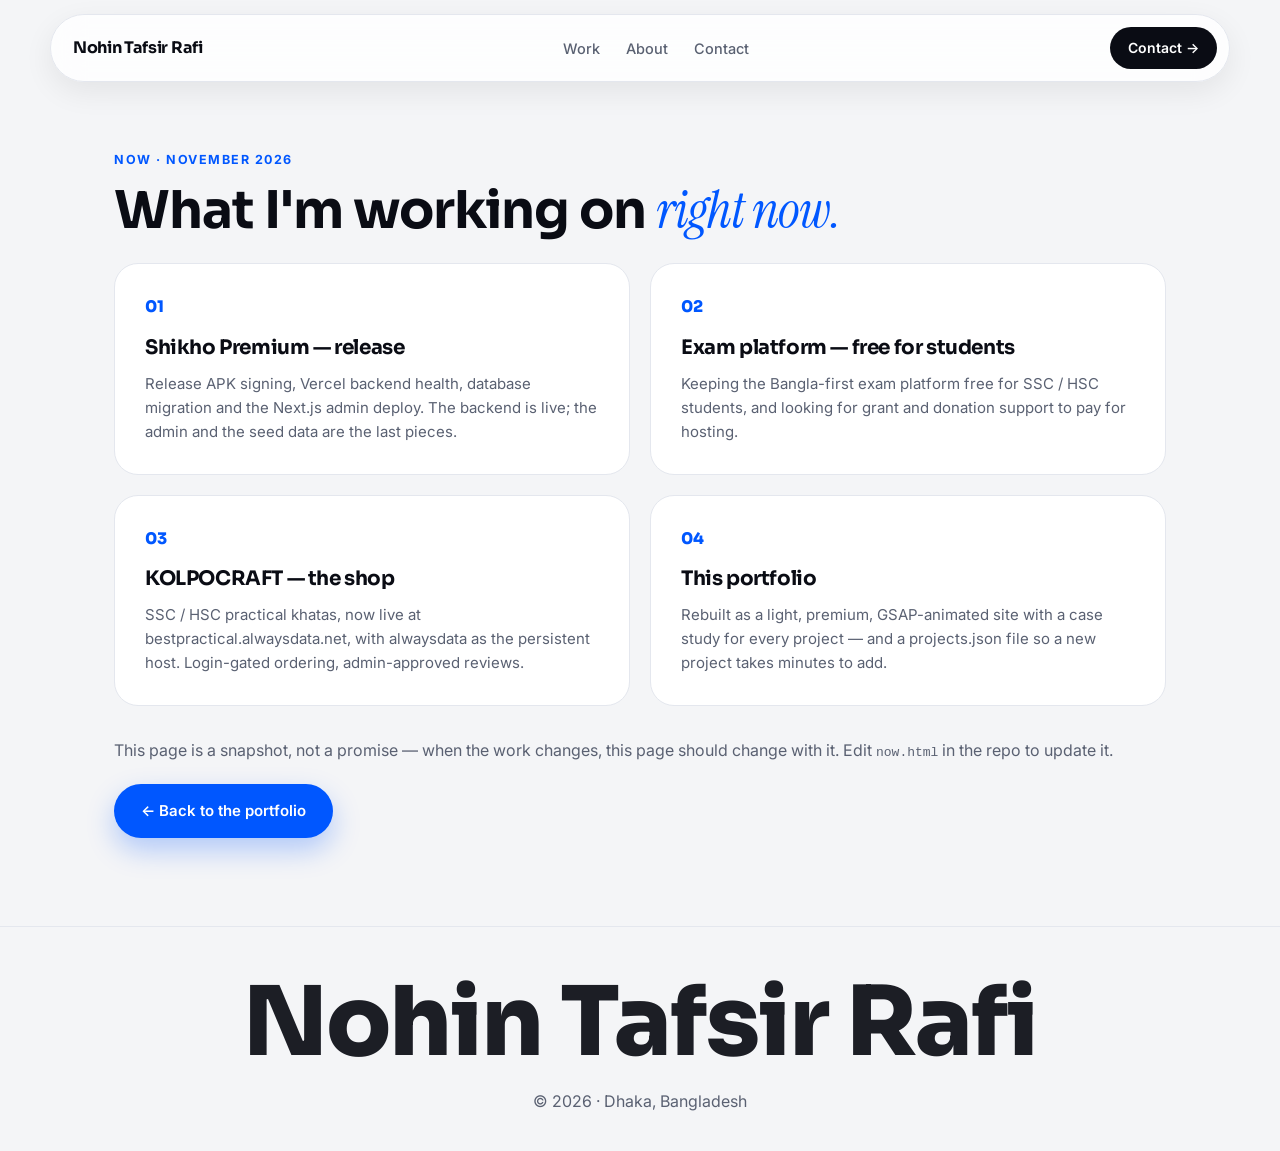
<file: now.html>
<!DOCTYPE html>
<html lang="en">
<head>
<meta charset="UTF-8">
<meta name="viewport" content="width=device-width, initial-scale=1.0">
<title>Now — Nohin Tafsir Rafi</title>
<meta name="description" content="What Nohin Tafsir Rafi is working on now.">
<link rel="canonical" href="https://rafixbo.github.io/now.html">
<meta name="robots" content="index, follow">
<meta property="og:type" content="website">
<meta property="og:title" content="Now — Nohin Tafsir Rafi">
<meta property="og:description" content="What Nohin Tafsir Rafi is working on now — Shikho Premium, the free exam platform, and KOLPOCRAFT, live at bestpractical.alwaysdata.net.">
<meta property="og:url" content="https://rafixbo.github.io/now.html">
<meta property="og:site_name" content="Nohin Tafsir Rafi">
<meta name="twitter:card" content="summary">
<meta name="twitter:title" content="Now — Nohin Tafsir Rafi">
<meta name="twitter:description" content="What Nohin Tafsir Rafi is working on now.">
<link rel="preconnect" href="https://fonts.googleapis.com">
<link rel="preconnect" href="https://fonts.gstatic.com" crossorigin>
<link href="https://fonts.googleapis.com/css2?family=Inter:wght@400;500;600;700&family=Sora:wght@500;600;700;800&family=Instrument+Serif:ital@0;1&display=swap" rel="stylesheet">
<link rel="stylesheet" href="style.css">
<link rel="stylesheet" href="css/animations.css">
</head>
<body>
<header class="nav">
  <a class="logo" href="index.html">Nohin Tafsir Rafi</a>
  <nav><a href="index.html#work">Work</a><a href="index.html#about">About</a><a href="index.html#contact">Contact</a></nav>
  <a class="nav-cta" href="index.html#contact">Contact →</a>
</header>
<main class="section" style="padding-top:150px">
  <p class="kicker">Now · November 2026</p>
  <h2 class="section-title">What I'm working on <em>right now.</em></h2>
  <div class="cap-grid">
    <div class="cap"><span class="cap-num">01</span><h3>Shikho Premium — release</h3><p>Release APK signing, Vercel backend health, database migration and the Next.js admin deploy. The backend is live; the admin and the seed data are the last pieces.</p></div>
    <div class="cap"><span class="cap-num">02</span><h3>Exam platform — free for students</h3><p>Keeping the Bangla-first exam platform free for SSC / HSC students, and looking for grant and donation support to pay for hosting.</p></div>
    <div class="cap"><span class="cap-num">03</span><h3>KOLPOCRAFT — the shop</h3><p>SSC / HSC practical khatas, now live at bestpractical.alwaysdata.net, with alwaysdata as the persistent host. Login-gated ordering, admin-approved reviews.</p></div>
    <div class="cap"><span class="cap-num">04</span><h3>This portfolio</h3><p>Rebuilt as a light, premium, GSAP-animated site with a case study for every project — and a projects.json file so a new project takes minutes to add.</p></div>
  </div>
  <p style="color:var(--muted);margin-top:32px">This page is a snapshot, not a promise — when the work changes, this page should change with it. Edit <code>now.html</code> in the repo to update it.</p>
  <p style="margin-top:20px"><a class="btn primary" href="index.html">← Back to the portfolio</a></p>
</main>
<footer><p class="foot-big">Nohin Tafsir Rafi</p><p>© <span id="year"></span> · Dhaka, Bangladesh</p></footer>
<script>document.getElementById("year").textContent = new Date().getFullYear();</script>
</body>
</html>
</file>
<file: style.css>
:root{
  --bg:#f4f5f7; --surface:#ffffff; --ink:#0a0c14; --muted:#5a6172; --line:#e4e7ee;
  --accent:#0057ff; --accent-soft:#e8eeff; --blue2:#0072f7;
  --radius:24px; --shadow:0 24px 60px rgba(10,12,20,.10);
}
*{margin:0;padding:0;box-sizing:border-box}
html{scroll-behavior:smooth}
body{background:var(--bg);color:var(--ink);font-family:Inter,system-ui,sans-serif;line-height:1.6;-webkit-font-smoothing:antialiased}
h1,h2,h3,.logo,.foot-big{font-family:Sora,Inter,sans-serif;letter-spacing:-.02em}
a{color:inherit;text-decoration:none}
img{max-width:100%;display:block}
::selection{background:var(--accent);color:#fff}
.progress{position:fixed;top:0;left:0;height:3px;width:0;background:var(--accent);z-index:100}

/* Nav */
.nav{position:fixed;top:14px;left:50%;transform:translateX(-50%);z-index:50;width:min(1180px,calc(100% - 32px));display:flex;justify-content:space-between;align-items:center;gap:16px;padding:12px 12px 12px 22px;background:rgba(255,255,255,.82);backdrop-filter:blur(16px);border:1px solid var(--line);border-radius:999px;box-shadow:0 10px 30px rgba(10,12,20,.07)}
.logo{font-size:16px;font-weight:700;white-space:nowrap}
.nav nav{display:flex;gap:26px}
.nav nav a{color:var(--muted);font-size:14.5px;font-weight:500}
.nav nav a:hover{color:var(--ink)}
.nav-cta{background:var(--ink);color:#fff;padding:10px 18px;border-radius:999px;font-size:14px;font-weight:600;white-space:nowrap}
.menu-btn{display:none;background:none;border:1px solid var(--line);border-radius:999px;padding:9px 15px;font:inherit;font-size:14px;cursor:pointer}

/* Hero */
.hero{padding:150px 5vw 70px}
.hero-inner{max-width:1180px;margin:0 auto;display:grid;grid-template-columns:1.25fr .75fr;gap:56px;align-items:center}
.hero-kicker{display:inline-flex;align-items:center;gap:9px;font-size:13.5px;font-weight:600;color:var(--muted);background:#fff;border:1px solid var(--line);border-radius:999px;padding:8px 15px}
.dot{width:8px;height:8px;border-radius:50%;background:#16a34a;box-shadow:0 0 0 4px rgba(22,163,74,.15)}
.hero h1{font-size:clamp(44px,6.2vw,76px);line-height:1.04;font-weight:700;margin:26px 0 20px}
.hero h1 .h-line{display:block;overflow:hidden}
.hero h1 em{font-family:"Instrument Serif",serif;font-style:italic;font-weight:400;color:var(--accent);letter-spacing:0}
.hero-sub{font-size:18px;color:var(--muted);max-width:560px}
.hero-sub strong{color:var(--ink)}
.hero-actions{display:flex;gap:18px;align-items:center;flex-wrap:wrap;margin-top:30px}
.btn{display:inline-block;padding:14px 26px;border-radius:999px;font-weight:600;font-size:15px;border:1px solid transparent;cursor:pointer;background:transparent;color:var(--ink);transition:transform .2s,box-shadow .2s}
.btn:hover{transform:translateY(-2px)}
.btn.primary{background:var(--accent);color:#fff;box-shadow:0 12px 28px rgba(0,87,255,.28)}
.btn.text{padding:14px 6px}
.btn.outline{border-color:var(--line);background:#fff}
.hero-meta{display:flex;gap:0;margin-top:48px;border-top:1px solid var(--line);padding-top:24px;flex-wrap:wrap}
.hero-meta div{padding-right:36px;margin-right:36px;border-right:1px solid var(--line)}
.hero-meta div:last-child{border:none;margin:0;padding:0}
.hero-meta dt{font-size:12.5px;color:var(--muted);text-transform:uppercase;letter-spacing:.08em;font-weight:600}
.hero-meta dd{font-size:22px;font-weight:700;font-family:Sora}
.hero-card{position:relative;background:#fff;border:1px solid var(--line);border-radius:32px;padding:14px;box-shadow:var(--shadow)}
.hero-card img{width:100%;aspect-ratio:4/4.4;object-fit:cover;border-radius:22px}
.hero-card figcaption{display:flex;justify-content:space-between;align-items:baseline;padding:16px 8px 6px;gap:10px}
.hero-card figcaption strong{font-size:16px}
.hero-card figcaption span{color:var(--muted);font-size:13.5px}
.hero-badge{position:absolute;left:26px;top:26px;background:rgba(255,255,255,.92);backdrop-filter:blur(8px);border-radius:999px;padding:8px 14px;font-size:12.5px;font-weight:600;box-shadow:0 8px 20px rgba(0,0,0,.12)}

/* Sections */
.section{padding:88px 5vw;max-width:1180px;margin:0 auto}
.kicker{color:var(--accent);font-weight:700;letter-spacing:.12em;text-transform:uppercase;font-size:12.5px}
.section h2,.section-title{font-size:clamp(32px,4.6vw,52px);line-height:1.1;margin:12px 0 24px}
.section h2 em,.section-title em{font-family:"Instrument Serif",serif;font-style:italic;font-weight:400;color:var(--accent)}
.section-head{display:flex;justify-content:space-between;align-items:flex-end;gap:32px;flex-wrap:wrap;margin-bottom:40px}
.section-head h2{margin-bottom:0}
.section-intro{color:var(--muted);max-width:380px;font-size:16.5px}

/* Featured + projects */
.featured{margin-bottom:28px}
.featured-card{display:grid;grid-template-columns:1.1fr .9fr;background:var(--ink);color:#fff;border-radius:32px;overflow:hidden}
.featured-cover{padding:36px;display:flex;flex-direction:column;justify-content:space-between;min-height:340px}
.featured-body{padding:44px 40px;display:flex;flex-direction:column;gap:14px}
.featured-body .tag{color:#9db8ff;font-size:13px;font-weight:700;letter-spacing:.06em;text-transform:uppercase}
.featured-body h3{font-size:32px;line-height:1.15}
.featured-body p{color:#b9becd}
.featured-body .tech span{background:rgba(255,255,255,.1);color:#e6e9f2}
.featured-link{font-weight:700;color:#fff;margin-top:8px}
.featured-link:hover{color:#9db8ff}
.cover{position:relative;overflow:hidden}
.cover .mono{font-family:Sora;font-size:84px;font-weight:800;line-height:1;color:rgba(255,255,255,.92);letter-spacing:-.04em}
.cover .cover-ui{margin-top:auto;background:rgba(255,255,255,.14);border:1px solid rgba(255,255,255,.22);border-radius:16px;padding:16px;backdrop-filter:blur(6px)}
.cover-ui .bar{height:9px;border-radius:99px;background:rgba(255,255,255,.35);margin-bottom:9px}
.cover-ui .bar.short{width:55%}
.cover-ui .row{display:flex;gap:8px}
.cover-ui .chip{flex:1;height:34px;border-radius:10px;background:rgba(255,255,255,.85)}
.cover-ui .chip.ghost{background:rgba(255,255,255,.22)}
.cover-blue{background:linear-gradient(135deg,#0057ff,#00a3ff 55%,#7dd3fc)}
.cover-violet{background:linear-gradient(135deg,#6d28d9,#a78bfa 60%,#f0abfc)}
.cover-emerald{background:linear-gradient(135deg,#047857,#10b981 60%,#a7f3d0)}
.cover-amber{background:linear-gradient(135deg,#b45309,#f59e0b 60%,#fde68a)}
.cover-rose{background:linear-gradient(135deg,#be123c,#fb7185 60%,#fecdd3)}
.cover-slate{background:linear-gradient(135deg,#0f172a,#475569 60%,#94a3b8)}
.filters{display:flex;gap:10px;flex-wrap:wrap;margin:26px 0 22px}
.filter{padding:10px 18px;border-radius:999px;border:1px solid var(--line);background:#fff;color:var(--muted);font-weight:600;font-size:14px;cursor:pointer}
.filter.active{background:var(--ink);color:#fff;border-color:var(--ink)}
.filter#addProjectBtn{border-style:dashed;color:var(--accent)}
.project-grid{display:grid;grid-template-columns:repeat(2,1fr);gap:22px}
.project-card{background:var(--surface);border:1px solid var(--line);border-radius:var(--radius);overflow:hidden;display:flex;flex-direction:column;transition:transform .25s,box-shadow .25s}
.project-card:hover{transform:translateY(-5px);box-shadow:var(--shadow)}
.project-card .cover{height:210px;padding:24px;display:flex;flex-direction:column}
.project-card .cover .mono{font-size:52px}
.project-card .cover .cover-tag{margin-top:auto;color:rgba(255,255,255,.92);font-size:13px;font-weight:700;letter-spacing:.05em;text-transform:uppercase}
.project-body{padding:26px;display:flex;flex-direction:column;gap:11px;flex:1}
.project-top{display:flex;justify-content:space-between;align-items:center;gap:10px}
.status{font-size:12px;font-weight:700;padding:5px 11px;border-radius:999px;background:var(--accent-soft);color:var(--accent)}
.project-body h3{font-size:21px}
.project-body p{color:var(--muted);font-size:15px;flex:1}
.tech{display:flex;flex-wrap:wrap;gap:8px}
.tech span{font-size:12.5px;padding:5px 11px;border-radius:999px;background:#f0f2f6;color:#3d4457;font-weight:600}
.project-foot{display:flex;justify-content:space-between;align-items:center;margin-top:4px}
.project-foot .year{color:var(--muted);font-size:13.5px}
.project-link{font-weight:700;color:var(--accent)}
.empty{color:var(--muted);padding:30px 0}
.hidden{display:none!important}
.projects-note{color:var(--muted);font-size:14px;margin-top:22px}
.projects-note code{background:#fff;border:1px solid var(--line);padding:2px 7px;border-radius:6px;font-size:13px}

/* About */
.about-quote{font-family:"Instrument Serif",serif;font-size:clamp(30px,4.4vw,50px);line-height:1.2;max-width:900px;margin:10px 0 36px}
.about-quote em{color:var(--accent)}
.about-grid{display:grid;grid-template-columns:1fr 1fr;gap:28px}
.about-grid p{color:var(--muted);font-size:17px}
.about-facts{display:grid;grid-template-columns:repeat(4,1fr);gap:18px;margin-top:44px}
.about-facts div{border-top:2px solid var(--ink);padding-top:16px}
.about-facts strong{display:block;font-size:13px;text-transform:uppercase;letter-spacing:.08em;color:var(--muted)}
.about-facts span{font-weight:600}
.about-facts a{color:var(--accent);font-weight:600}

/* Capabilities */
.cap-grid{display:grid;grid-template-columns:repeat(2,1fr);gap:20px}
.cap{background:#fff;border:1px solid var(--line);border-radius:var(--radius);padding:30px}
.cap-num{color:var(--accent);font-weight:800;font-family:Sora}
.cap h3{font-size:20px;margin:12px 0 8px}
.cap p{color:var(--muted);font-size:15px}
.cap-tags{margin-top:14px;font-size:13px;font-weight:700;color:var(--ink)}

/* Timeline */
.timeline{list-style:none;margin-top:8px}
.timeline li{display:grid;grid-template-columns:90px 1fr;gap:24px;padding:26px 0;border-top:1px solid var(--line)}
.timeline li:last-child{border-bottom:1px solid var(--line)}
.timeline span{font-family:Sora;font-weight:800;color:var(--accent);font-size:18px}
.timeline h3{font-size:19px;margin-bottom:4px}
.timeline p{color:var(--muted)}

/* Contact / footer */
.contact{text-align:center}
.contact h2{font-size:clamp(38px,6vw,64px)}
.contact p{color:var(--muted);max-width:560px;margin:0 auto;font-size:17px}
.contact-links{display:flex;gap:14px;justify-content:center;flex-wrap:wrap;margin-top:32px}
footer{border-top:1px solid var(--line);padding:48px 5vw 36px;text-align:center;color:var(--muted)}
.foot-big{font-size:clamp(38px,8vw,96px);font-weight:800;color:var(--ink);line-height:1;opacity:.92;margin-bottom:18px}

/* Modal */
.modal{position:fixed;inset:0;background:rgba(10,12,20,.55);backdrop-filter:blur(6px);z-index:80;display:flex;align-items:flex-start;justify-content:center;padding:40px 16px;overflow:auto}
.modal-card{position:relative;background:#fff;border:1px solid var(--line);border-radius:24px;padding:28px;width:min(560px,100%);box-shadow:var(--shadow)}
.modal-close{position:absolute;top:14px;right:14px;background:#f0f2f6;border:none;width:34px;height:34px;border-radius:50%;cursor:pointer;font-size:15px}
.modal-card h3{font-size:22px;margin-bottom:6px}
.modal-sub{color:var(--muted);font-size:14px;margin-bottom:18px}
.modal-card label{display:block;font-size:13.5px;font-weight:600;margin-bottom:14px}
.modal-card input,.modal-card textarea{width:100%;margin-top:6px;padding:11px 13px;border-radius:12px;border:1px solid var(--line);background:#f8f9fb;color:var(--ink);font:inherit;font-size:14.5px}
.modal-actions{display:flex;gap:12px;flex-wrap:wrap;margin-top:6px}

@media(max-width:900px){
  .hero-inner{grid-template-columns:1fr}
  .hero-card{max-width:420px}
  .project-grid,.cap-grid{grid-template-columns:1fr}
  .about-grid{grid-template-columns:1fr}
  .about-facts{grid-template-columns:1fr 1fr}
  .featured-card{grid-template-columns:1fr}
  .featured-cover{min-height:260px}
}
@media(max-width:760px){
  .nav nav{display:none}
  .nav nav.open{display:flex;position:absolute;top:64px;right:12px;flex-direction:column;background:#fff;border:1px solid var(--line);border-radius:18px;padding:18px;gap:14px;box-shadow:var(--shadow)}
  .menu-btn{display:block}
  .nav-cta{display:none}
  .hero{padding-top:130px}
  .section{padding:64px 5vw}
  .timeline li{grid-template-columns:64px 1fr}
}

/* Contact form */
.contact-form{max-width:640px;margin:44px auto 0;background:#fff;border:1px solid var(--line);border-radius:24px;padding:30px;text-align:left}
.contact-form h3{font-size:20px;margin-bottom:6px}
.form-note{color:var(--muted);font-size:14px;margin-bottom:20px}
.form-row{display:grid;grid-template-columns:1fr 1fr;gap:16px}
.contact-form label{display:block;font-size:13.5px;font-weight:600;margin-bottom:14px}
.contact-form input,.contact-form textarea,.contact-form select{width:100%;margin-top:6px;padding:11px 13px;border-radius:12px;border:1px solid var(--line);background:#f8f9fb;color:var(--ink);font:inherit;font-size:14.5px}
.form-count{color:var(--muted);font-size:12.5px;text-align:right}
.form-status{font-size:14px;font-weight:600;margin-top:12px;min-height:20px}
@media(max-width:640px){.form-row{grid-template-columns:1fr}}
</file>
<file: css/animations.css>
/* animations.css — motion system for rafixbo.github.io
   All motion is transform / opacity only, so it stays smooth at 60fps.
   Respects prefers-reduced-motion: everything becomes instant. */

@keyframes fade-up { from { opacity: 0; transform: translateY(24px); } to { opacity: 1; transform: translateY(0); } }
@keyframes fade-in { from { opacity: 0; } to { opacity: 1; } }
@keyframes scale-in { from { opacity: 0; transform: scale(.96); } to { opacity: 1; transform: scale(1); } }
@keyframes float-soft { 0%, 100% { transform: translateY(0); } 50% { transform: translateY(-8px); } }
@keyframes pulse-dot { 0% { box-shadow: 0 0 0 0 rgba(22,163,74,.35); } 70% { box-shadow: 0 0 0 8px rgba(22,163,74,0); } 100% { box-shadow: 0 0 0 0 rgba(22,163,74,0); } }
@keyframes shimmer { from { background-position: 200% 0; } to { background-position: -200% 0; } }
@keyframes marquee-x { to { transform: translateX(-50%); } }
@keyframes spin-slow { to { transform: rotate(360deg); } }

/* Entrance helpers — used by JS (GSAP does the heavy lifting, these are the CSS fallback). */
.anim-fade-up { animation: fade-up .7s cubic-bezier(.22,1,.36,1) both; }
.anim-fade-in { animation: fade-in .8s ease both; }
.anim-scale-in { animation: scale-in .7s cubic-bezier(.22,1,.36,1) both; }
.anim-delay-1 { animation-delay: .08s; }
.anim-delay-2 { animation-delay: .16s; }
.anim-delay-3 { animation-delay: .24s; }
.anim-delay-4 { animation-delay: .32s; }

/* Hover motion — cards, buttons, covers. Transform-only, no layout shift. */
.lift { transition: transform .35s cubic-bezier(.22,1,.36,1), box-shadow .35s ease; will-change: transform; }
.lift:hover { transform: translateY(-5px); }
.lift-sm:hover { transform: translateY(-2px); }
.cover-zoom { overflow: hidden; }
.cover-zoom .mono { transition: transform .6s cubic-bezier(.22,1,.36,1); }
.cover-zoom:hover .mono { transform: scale(1.06) translateY(-4px); }
.btn { transition: transform .25s cubic-bezier(.22,1,.36,1), box-shadow .25s ease, background-color .25s ease, color .25s ease; }
.btn:active { transform: translateY(0) scale(.98); }

/* Link underline sweep */
.link-sweep { position: relative; }
.link-sweep::after { content: ""; position: absolute; left: 0; bottom: -2px; height: 2px; width: 100%; background: currentColor; transform: scaleX(0); transform-origin: right; transition: transform .35s cubic-bezier(.22,1,.36,1); }
.link-sweep:hover::after { transform: scaleX(1); transform-origin: left; }

/* Nav — subtle shrink on scroll (JS toggles .scrolled) */
.nav { transition: box-shadow .3s ease, background-color .3s ease, padding .3s ease; }
.nav.scrolled { box-shadow: 0 14px 40px rgba(10,12,20,.12); }

/* Hero badge + availability dot */
.hero-badge { animation: float-soft 5s ease-in-out infinite; }
.dot { animation: pulse-dot 2s infinite; }

/* Focus visibility — keyboard users get the same smooth feel */
a:focus-visible, button:focus-visible, input:focus-visible, textarea:focus-visible {
  outline: 2px solid var(--accent); outline-offset: 3px; border-radius: 6px;
}

/* Image loading shimmer while the avatar loads */
.hero-card img { background: linear-gradient(110deg, #e8ebf2 30%, #f6f7fa 50%, #e8ebf2 70%); background-size: 200% 100%; animation: shimmer 1.6s linear infinite; }
.hero-card img[src] { animation: none; }

/* Reduced motion — the honest smooth choice */
@media (prefers-reduced-motion: reduce) {
  *, *::before, *::after { animation-duration: .01ms !important; animation-iteration-count: 1 !important; transition-duration: .01ms !important; scroll-behavior: auto !important; }
  html { scroll-behavior: auto; }
}
</file>
